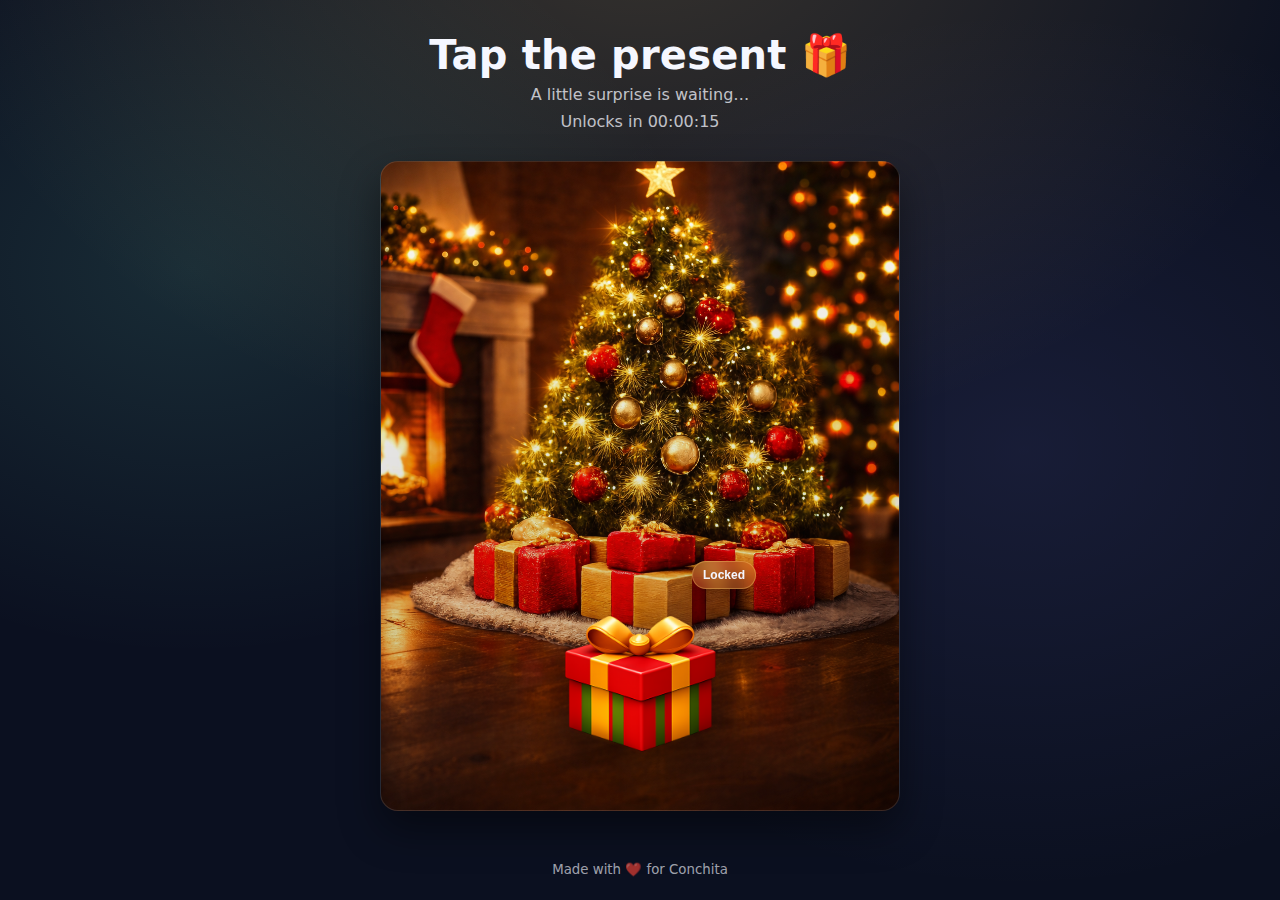
<file: christmas-reveal/index.html>
<!doctype html>
<html lang="en">
<head>
  <meta charset="UTF-8" />
  <meta name="viewport" content="width=device-width, initial-scale=1" />
  <title>Christmas Surprise</title>
  <link rel="preload" href="./assets/img/present-open.png" as="image" />
  <link rel="stylesheet" href="./css/styles.css" />
</head>
<body>
  <main class="wrap">
      <header class="topbar">
          <h1 class="title">Tap the present 🎁</h1>
          <p class="subtitle">A little surprise is waiting…</p>
          <p id="lockText" class="subtitle" style="margin-top:8px;"></p>
      </header>

    <section class="scene" aria-label="Christmas scene">
      <div class="tree" role="img" aria-label="Christmas tree"></div>

      <button id="presentBtn" class="present" aria-label="Open the present">
        <span class="present__hint" aria-hidden="true">Tap!</span>
        <img id="presentImg" src="./assets/img/present-closed.png" alt="Present" />
        <span class="present__pulse" aria-hidden="true"></span>
      </button>

      <div id="sparkles" class="sparkles" aria-hidden="true"></div>
      <div id="confetti" class="confetti" aria-hidden="true"></div>
    </section>

    <footer class="footer">
      <small>Made with ❤️ for Conchita</small>
    </footer>
  </main>

  <script src="./js/app.js"></script>
</body>
</html>
</file>
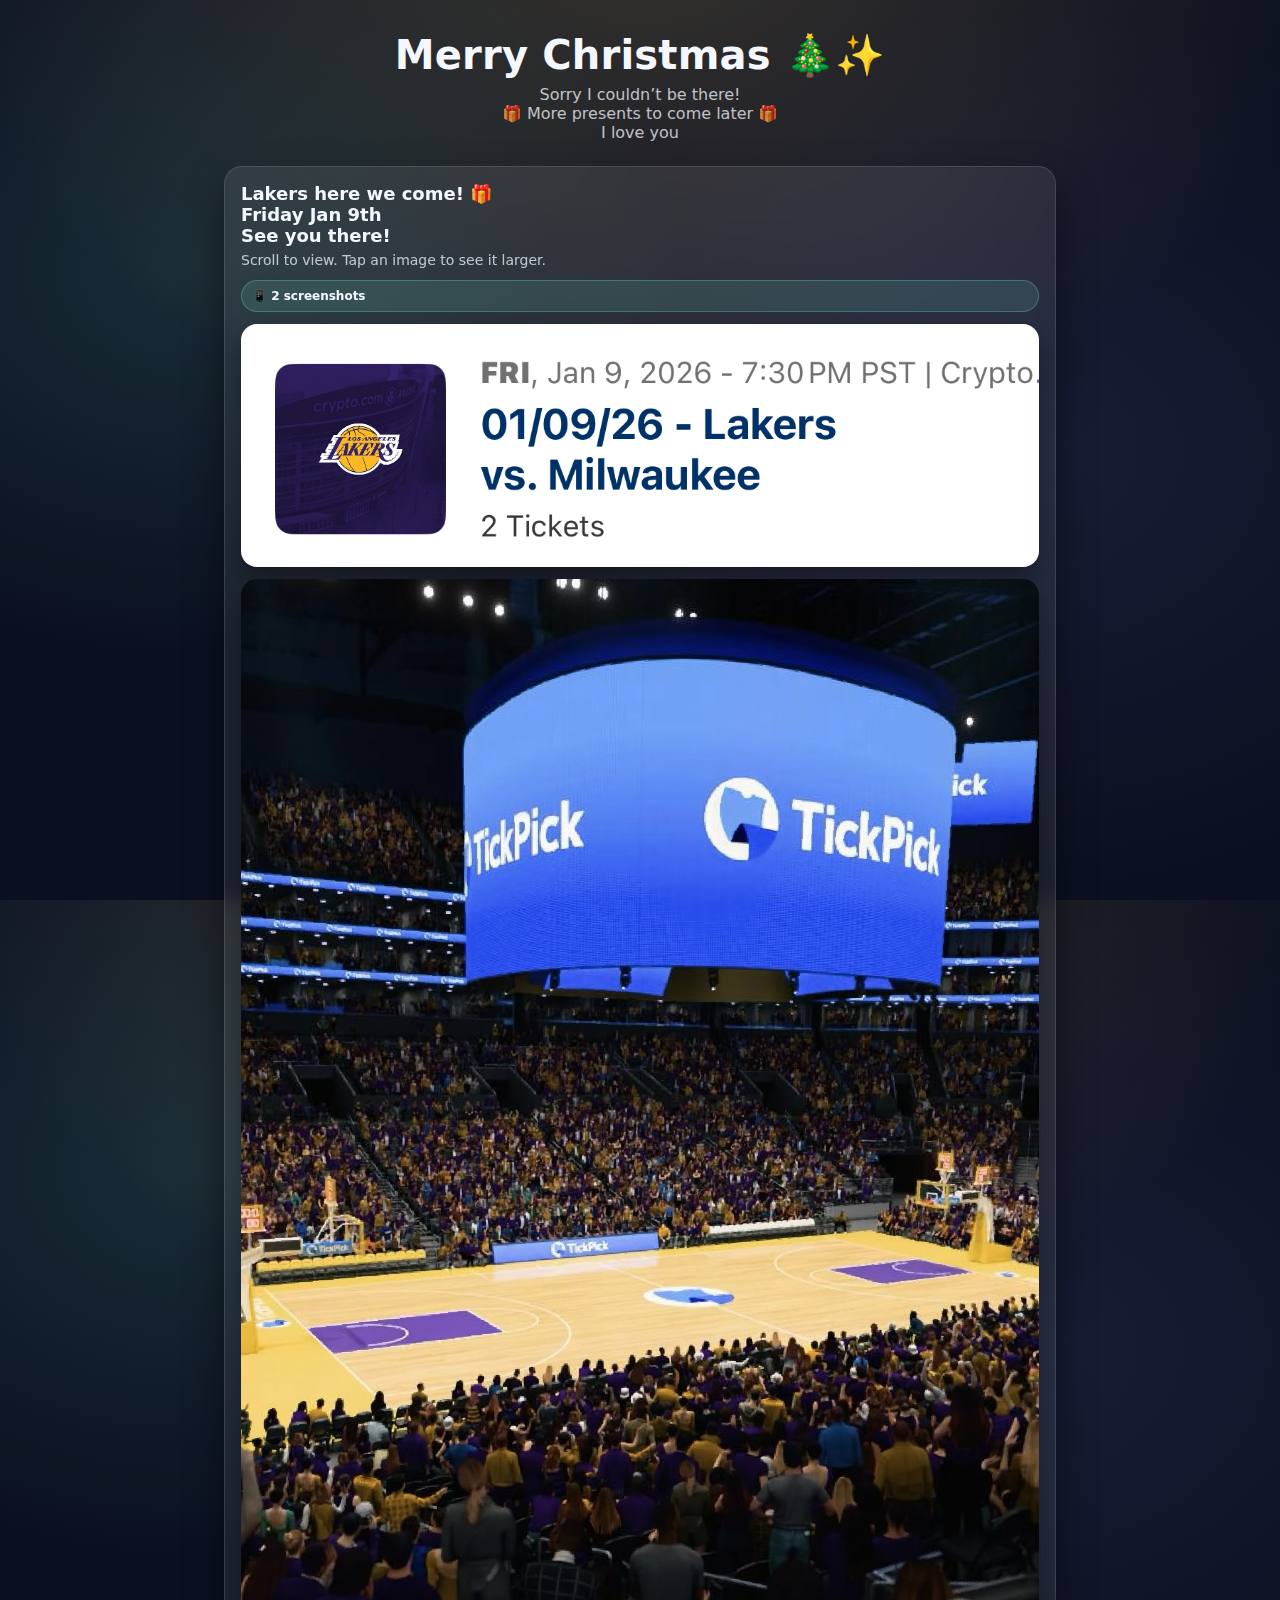
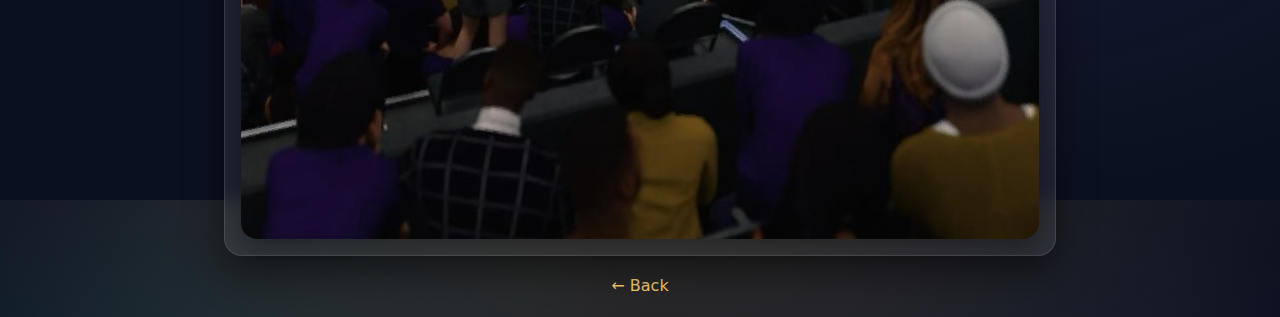
<file: christmas-reveal/reveal.html>
<!doctype html>
<html lang="en">
<head>
  <meta charset="UTF-8" />
  <meta name="viewport" content="width=device-width, initial-scale=1" />
  <title>Your Gift 🎁</title>
  <link rel="stylesheet" href="./css/styles.css" />
</head>
<body>
  <main class="wrap">
    <header class="topbar">
      <h1 class="title">Merry Christmas 🎄✨</h1>
      <p class="subtitle">
          Sorry I couldn’t be there!<br>
          🎁 More presents to come later 🎁<br>
          I love you
      </p>
    </header>

    <section class="reveal">
      <div class="card">
        <h2 class="card__title">
          Lakers here we come! 🎁<br>
          Friday Jan 9th<br>
          See you there!<br>
        </h2>
        <p class="card__desc">Scroll to view. Tap an image to see it larger.</p>

        <div id="gallery" class="gallery" aria-label="Screenshot gallery"></div>
      </div>
    </section>

    <!-- Lightbox -->
    <div id="lightbox" class="lightbox" aria-hidden="true">
      <button id="lightboxClose" class="lightbox__close" aria-label="Close">✕</button>
      <img id="lightboxImg" class="lightbox__img" alt="Full size preview" />
    </div>

    <footer class="footer">
      <a class="link" href="./index.html">← Back</a>
    </footer>
  </main>

  <script src="./js/reveal.js"></script>
</body>
</html>
</file>
<file: christmas-reveal/css/styles.css>
:root{
  --bg: #0b1020;
  --card: rgba(255,255,255,0.08);
  --text: #f5f7ff;
  --muted: rgba(245,247,255,0.75);
  --accent: #ffd36e;
  --accent2: #7cf7d4;
  --shadow: 0 18px 40px rgba(0,0,0,0.45);
  --radius: 18px;
}

*{ box-sizing: border-box; }
html, body { height: 100%; }
body{
  margin: 0;
  font-family: ui-sans-serif, system-ui, -apple-system, Segoe UI, Roboto, Helvetica, Arial, "Apple Color Emoji","Segoe UI Emoji";
  color: var(--text);
  background:
    radial-gradient(1200px 900px at 50% -10%, rgba(255,211,110,0.18), transparent 60%),
    radial-gradient(900px 700px at 15% 30%, rgba(124,247,212,0.12), transparent 55%),
    radial-gradient(1000px 800px at 80% 50%, rgba(140,140,255,0.10), transparent 55%),
    var(--bg);
  overflow-x: hidden;
}

.wrap{
  min-height: 100%;
  display: flex;
  flex-direction: column;
  padding: 18px 14px 22px;
  max-width: 860px;
  margin: 0 auto;
}

.topbar{
  text-align: center;
  padding: 8px 8px 14px;
}

.title{
  margin: 6px 0 6px;
  font-size: clamp(24px, 4.8vw, 40px);
  letter-spacing: 0.2px;
}
.subtitle{
  margin: 0;
  color: var(--muted);
  font-size: clamp(14px, 2.7vw, 16px);
}

.footer{
  margin-top: auto;
  text-align: center;
  padding-top: 14px;
  color: rgba(245,247,255,0.65);
}

.link{
  color: var(--accent);
  text-decoration: none;
}
.link:hover{ text-decoration: underline; }

/* --- Scene --- */
.scene{
  position: relative;
  display: grid;
  place-items: center;
  gap: 14px;
  padding: 16px 0 6px;
}

.tree{
  width: min(92vw, 520px);
  aspect-ratio: 4 / 5;
  border-radius: var(--radius);
  background:
    linear-gradient(to top, rgba(0,0,0,0.22), rgba(0,0,0,0)),
    url("../assets/img/tree.png") center/cover no-repeat;
  box-shadow: var(--shadow);
  border: 1px solid rgba(255,255,255,0.12);
}

/* Present button positioned near bottom of tree */
.present{
  position: absolute;
  bottom: 26px;
  width: min(56vw, 220px);
  aspect-ratio: 1 / 1;
  background: transparent;
  border: 0;
  cursor: pointer;
  display: grid;
  place-items: center;
  transform: translateZ(0);
  -webkit-tap-highlight-color: transparent;
}

.present img{
  width: 100%;
  height: 100%;
  object-fit: contain;
  filter: drop-shadow(0 16px 18px rgba(0,0,0,0.45));
  transition: transform 300ms ease;
}

.present:active img{
  transform: scale(0.98);
}

.present__hint{
  position: absolute;
  top: -10px;
  right: -6px;
  background: rgba(255,211,110,0.18);
  border: 1px solid rgba(255,211,110,0.35);
  color: var(--text);
  padding: 6px 10px;
  border-radius: 999px;
  font-weight: 700;
  font-size: 12px;
  box-shadow: 0 10px 22px rgba(0,0,0,0.35);
  backdrop-filter: blur(8px);
}

.present__pulse{
  position: absolute;
  inset: 10%;
  border-radius: 22px;
  border: 2px solid rgba(255,211,110,0.28);
  animation: pulse 1.4s infinite ease-in-out;
  pointer-events: none;
}

@keyframes pulse{
  0%{ transform: scale(0.96); opacity: 0.15; }
  60%{ transform: scale(1.06); opacity: 0.45; }
  100%{ transform: scale(1.12); opacity: 0; }
}

/* Opening animation state */
.present.is-opening img{
  animation: wobble 650ms ease-in-out 1;
}

@keyframes wobble{
  0%{ transform: rotate(0deg) scale(1); }
  25%{ transform: rotate(-4deg) scale(1.02); }
  55%{ transform: rotate(5deg) scale(1.06); }
  80%{ transform: rotate(-2deg) scale(1.03); }
  100%{ transform: rotate(0deg) scale(1); }
}

/* Sparkles + confetti */
.sparkles, .confetti{
  position: absolute;
  inset: 0;
  pointer-events: none;
  overflow: hidden;
  border-radius: var(--radius);
  width: min(92vw, 520px);
  aspect-ratio: 4/5;
}

.sparkle{
  position: absolute;
  width: 8px; height: 8px;
  border-radius: 999px;
  background: radial-gradient(circle, rgba(255,255,255,0.95), rgba(255,255,255,0.15));
  filter: drop-shadow(0 0 10px rgba(255,211,110,0.55));
  animation: sparkle 900ms ease-out forwards;
}

@keyframes sparkle{
  from{ transform: translateY(10px) scale(0.6); opacity: 0; }
  30%{ opacity: 1; }
  to{ transform: translateY(-60px) scale(1.2); opacity: 0; }
}

.confetto{
  position: absolute;
  width: 10px; height: 14px;
  border-radius: 3px;
  background: rgba(255,255,255,0.85);
  transform: translateY(-20px);
  animation: fall 1200ms ease-in forwards;
  opacity: 0.95;
}

@keyframes fall{
  0%{ transform: translateY(-20px) rotate(0deg); opacity: 0; }
  10%{ opacity: 1; }
  100%{ transform: translateY(520px) rotate(260deg); opacity: 0; }
}

/* --- Reveal page --- */
.reveal{
  display: grid;
  gap: 14px;
  padding: 10px 0 6px;
}

.card{
  background: var(--card);
  border: 1px solid rgba(255,255,255,0.12);
  border-radius: var(--radius);
  box-shadow: var(--shadow);
  padding: 16px;
  backdrop-filter: blur(10px);
}

.card__title{
  margin: 0 0 6px;
  font-size: 18px;
}
.card__desc{
  margin: 0 0 12px;
  color: var(--muted);
  font-size: 14px;
}

.gallery{
  display: grid;
  gap: 12px;
}

.shot{
  width: 100%;
  border-radius: 16px;
  border: 1px solid rgba(255,255,255,0.14);
  overflow: hidden;
  background: rgba(0,0,0,0.25);
  box-shadow: 0 12px 26px rgba(0,0,0,0.35);
}

.shot img{
  display: block;
  width: 100%;
  height: auto;
}

.badge{
  display: inline-flex;
  align-items: center;
  gap: 8px;
  font-weight: 700;
  color: var(--text);
  background: rgba(124,247,212,0.12);
  border: 1px solid rgba(124,247,212,0.25);
  padding: 8px 10px;
  border-radius: 999px;
  font-size: 12px;
}

/* Lightbox */
.lightbox{
  position: fixed;
  inset: 0;
  background: rgba(0,0,0,0.78);
  display: none;
  align-items: center;
  justify-content: center;
  padding: 18px;
  z-index: 50;
}

.lightbox.is-open{ display: flex; }

.lightbox__img{
  max-width: min(92vw, 920px);
  max-height: 84vh;
  border-radius: 18px;
  border: 1px solid rgba(255,255,255,0.18);
  box-shadow: var(--shadow);
}

.lightbox__close{
  position: fixed;
  top: 14px;
  right: 14px;
  border: 0;
  width: 44px;
  height: 44px;
  border-radius: 999px;
  background: rgba(255,255,255,0.12);
  color: var(--text);
  font-size: 18px;
  cursor: pointer;
  border: 1px solid rgba(255,255,255,0.18);
}
</file>
